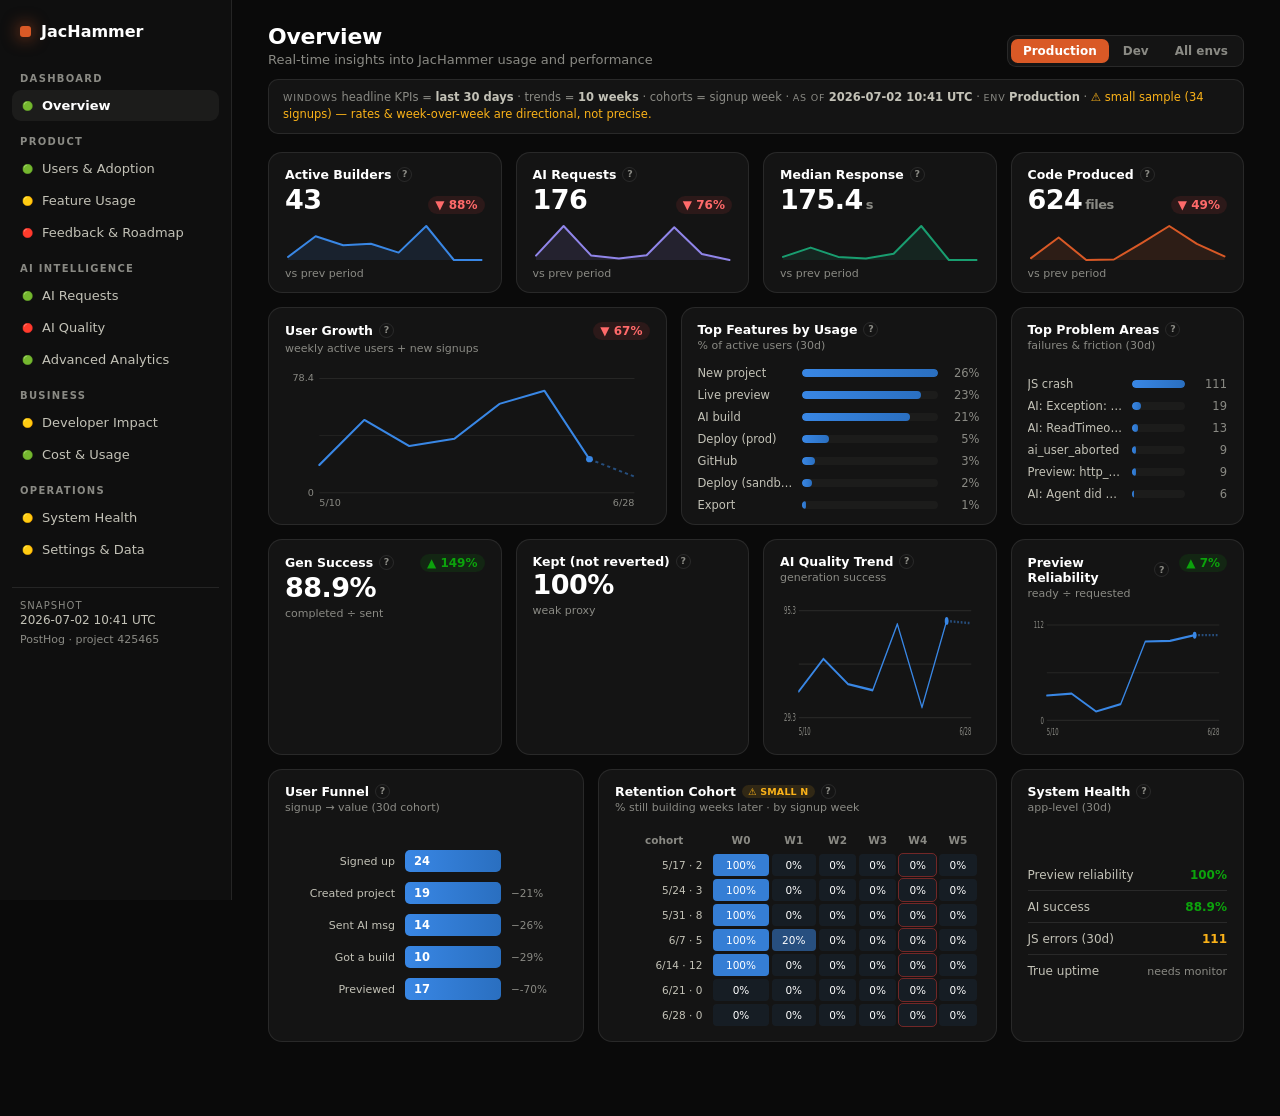
<file: .docs/posthog/prototype/index.html>
<!DOCTYPE html>
<html lang="en">
<head>
<meta charset="utf-8">
<meta name="viewport" content="width=device-width, initial-scale=1">
<title>JacHammer · Dashboard</title>
<style>
  :root{
    --plane:#0a0a0a; --surface:#141414; --surface-2:#1c1c1b; --sidebar:#0f0f0f;
    --ink:#ffffff; --ink-2:#c3c2b7; --muted:#8a8a84;
    --grid:#262625; --axis:#383835; --border:rgba(255,255,255,.09);
    --series:#3987e5; --accent:#d95926;
    --good:#0ca30c; --warning:#fab219; --critical:#d03b3b; --r:14px;
  }
  *{box-sizing:border-box}
  html,body{margin:0;background:var(--plane);color:var(--ink);font-family:system-ui,-apple-system,"Segoe UI",sans-serif;font-size:14px;-webkit-font-smoothing:antialiased}
  a{color:inherit;text-decoration:none}
  code{background:var(--surface-2);padding:1px 5px;border-radius:4px;font-size:12px}

  .app{display:flex;min-height:100vh}
  /* sidebar */
  #sidebar{width:232px;flex:none;background:var(--sidebar);border-right:1px solid var(--border);padding:18px 12px;position:sticky;top:0;height:100vh;overflow-y:auto}
  .logo{display:flex;align-items:center;gap:10px;font-weight:700;font-size:16px;padding:4px 8px 18px}
  .logo .dot{width:11px;height:11px;border-radius:3px;background:var(--accent);box-shadow:0 0 16px 2px rgba(217,89,38,.5)}
  .navgroup{font-size:10px;letter-spacing:.13em;text-transform:uppercase;color:var(--muted);font-weight:700;padding:14px 8px 6px}
  .navitem{display:flex;align-items:center;gap:9px;padding:8px 10px;border-radius:9px;color:var(--ink-2);font-size:13px;margin-bottom:1px}
  .navitem:hover{background:var(--surface)}
  .navitem.on{background:var(--surface-2);color:var(--ink);font-weight:600}
  .navitem .rd{font-size:9px;filter:saturate(1.2)}
  .sidefoot{margin-top:22px;padding:12px 8px;border-top:1px solid var(--border);color:var(--muted);font-size:11px}
  .sidefoot .plan{font-size:10px;letter-spacing:.1em;text-transform:uppercase}
  .sidefoot .planv{color:var(--ink-2);font-size:12px;margin-top:2px}

  /* main */
  .main{flex:1;min-width:0;padding:24px clamp(16px,3vw,36px) 60px}
  .topbar{display:flex;align-items:flex-end;justify-content:space-between;gap:16px;flex-wrap:wrap;margin-bottom:20px}
  #ptitle{font-size:22px;font-weight:700;margin:0;letter-spacing:-.01em}
  #psub{color:var(--muted);font-size:13px;margin-top:3px}
  .daterange{display:flex;gap:8px;align-items:center}
  .pill{background:var(--surface);border:1px solid var(--border);border-radius:9px;padding:8px 12px;font-size:12px;color:var(--ink-2)}
  .pill .lo{color:var(--muted)}
  .envswitch{display:inline-flex;background:var(--surface);border:1px solid var(--border);border-radius:9px;padding:3px;gap:2px}
  .envpill{background:transparent;border:0;color:var(--muted);font:inherit;font-size:12px;font-weight:600;padding:5px 12px;border-radius:7px;cursor:pointer}
  .envpill:hover{color:var(--ink-2)}
  .envpill.on{background:var(--accent);color:#fff}
  #pmeta{font-size:11.5px;color:var(--muted);margin:-8px 0 18px;padding:9px 14px;background:var(--surface);border:1px solid var(--border);border-radius:10px;line-height:1.5}
  #pmeta b{color:var(--ink-2);font-weight:600}
  #pmeta .mkpi{text-transform:uppercase;letter-spacing:.08em;font-size:9.5px;color:var(--muted)}
  #pmeta .mnote{color:var(--warning)}
  .early{display:inline-flex;align-items:center;gap:3px;font-size:9.5px;font-weight:700;color:var(--warning);background:rgba(250,178,25,.12);border-radius:20px;padding:1px 6px;letter-spacing:.02em;text-transform:uppercase}

  /* grid + cards */
  .grid{display:grid;gap:14px;grid-template-columns:repeat(12,1fr);align-items:stretch;margin-bottom:14px}
  .col-3{grid-column:span 3}.col-4{grid-column:span 4}.col-5{grid-column:span 5}.col-6{grid-column:span 6}.col-12{grid-column:span 12}
  @media(max-width:1050px){.col-3{grid-column:span 6}.col-4,.col-5{grid-column:span 6}}
  @media(max-width:620px){.grid>*{grid-column:span 12 !important}}
  .card{background:var(--surface);border:1px solid var(--border);border-radius:var(--r);padding:14px 16px 12px;display:flex;flex-direction:column;min-width:0}
  .card .h{display:flex;align-items:baseline;justify-content:space-between;gap:10px}
  .card .title{font-size:12.5px;color:var(--ink);font-weight:600;display:inline-flex;align-items:center;gap:6px;min-width:0}
  .card .q{font-size:11px;color:var(--muted);margin:2px 0 8px}
  .card .val{font-size:27px;font-weight:700;letter-spacing:-.02em}
  .card .val .u{font-size:13px;color:var(--muted);font-weight:600;margin-left:3px}
  .card .sub{font-size:11px;color:var(--muted);margin-top:4px}
  .kpi .kpirow{display:flex;align-items:baseline;justify-content:space-between;gap:8px;margin-top:2px}
  .qm{flex:none;width:15px;height:15px;border-radius:50%;border:1px solid var(--border);color:var(--muted);font-size:9.5px;font-weight:700;display:inline-flex;align-items:center;justify-content:center;cursor:help;line-height:1;user-select:none}
  .qm:hover{color:var(--ink);border-color:var(--muted)}

  .slope{display:inline-flex;align-items:center;gap:4px;font-size:12px;font-weight:700;padding:2px 7px;border-radius:20px;white-space:nowrap}
  .slope.good{color:var(--good);background:rgba(12,163,12,.12)}
  .slope.bad{color:#ff6a6a;background:rgba(208,59,59,.12)}
  .slope.flat{color:var(--warning);background:rgba(250,178,25,.12)}

  svg.chart{width:100%;height:100%;display:block;overflow:visible}
  .chartbox{flex:1 1 auto;min-height:130px;position:relative;margin-top:4px}
  .chartbox>svg.chart{position:absolute;inset:0}
  svg text{fill:var(--muted);font-size:9px;font-family:inherit}
  svg.spark{width:100%;height:40px;display:block;margin-top:8px}
  .legend{display:flex;gap:14px;flex-wrap:wrap;font-size:11px;color:var(--ink-2);margin-top:8px}
  .legend i{display:inline-block;width:10px;height:10px;border-radius:3px;margin-right:5px;vertical-align:-1px}

  .hbars{display:flex;flex-direction:column;gap:8px;flex:1;justify-content:center;margin-top:6px}
  .hbar{display:flex;align-items:center;gap:8px;font-size:11.5px}
  .hbar .hbl{width:96px;flex:none;color:var(--ink-2);white-space:nowrap;overflow:hidden;text-overflow:ellipsis}
  .hbar .hbt{flex:1;height:8px;background:var(--surface-2);border-radius:5px;overflow:hidden}
  .hbar .hbt i{display:block;height:100%;background:linear-gradient(90deg,var(--series),#2a6fc0);border-radius:5px}
  .hbar .hbv{width:34px;flex:none;text-align:right;color:var(--muted);font-variant-numeric:tabular-nums}

  .funnel{flex:1;display:flex;flex-direction:column;justify-content:center}
  .funnel .row{display:flex;align-items:center;gap:10px;margin:5px 0}
  .funnel .bar{height:22px;border-radius:5px;background:linear-gradient(90deg,var(--series),#2a6fc0);display:flex;align-items:center;padding-left:9px;color:#fff;font-size:11.5px;font-weight:600;min-width:34px}
  .funnel .lbl{width:110px;font-size:11px;color:var(--ink-2);flex:none;text-align:right}
  .funnel .drop{font-size:10.5px;color:var(--muted);flex:none;width:56px}

  table.ret{border-collapse:separate;border-spacing:3px;width:100%;margin-top:4px}
  table.ret td,table.ret th{text-align:center;font-size:10.5px;padding:5px 2px;border-radius:4px;font-variant-numeric:tabular-nums}
  table.ret th{color:var(--muted);font-weight:600}
  table.ret td.coh{color:var(--ink-2);text-align:right;padding-right:8px;white-space:nowrap}
  table.ret td.cell{color:var(--ink)}
  table.ret td.w4{outline:1px solid rgba(208,59,59,.5)}

  .mini{display:flex;flex-direction:column;gap:9px;flex:1;justify-content:center;margin-top:4px}
  .mini .mrow{display:flex;align-items:center;justify-content:space-between;font-size:12px;color:var(--ink-2);border-bottom:1px solid var(--border);padding-bottom:8px}
  .mini .mrow:last-child{border:0}
  .mini b{font-variant-numeric:tabular-nums}
  .mini b.ok{color:var(--good)} .mini b.warn{color:var(--warning)} .mini b.muted{color:var(--muted);font-weight:500;font-size:11px}

  .card.banner{display:block;background:linear-gradient(180deg,rgba(57,135,229,.09),transparent);border-color:rgba(57,135,229,.32);font-size:12.5px;color:var(--ink-2);line-height:1.6}
  .card.banner b{color:var(--ink)}
  table.ftbl{width:100%;border-collapse:collapse;margin-top:6px;font-size:12px}
  table.ftbl th{text-align:left;color:var(--muted);font-weight:600;font-size:10.5px;text-transform:uppercase;letter-spacing:.06em;padding:6px 8px;border-bottom:1px solid var(--border)}
  table.ftbl td{padding:7px 8px;border-bottom:1px solid var(--border);color:var(--ink-2);font-variant-numeric:tabular-nums}
  table.ftbl td.ft{color:var(--ink)}
  table.ftbl tr:last-child td{border-bottom:0}
  .notyet{display:flex;flex-direction:column;gap:8px;margin-top:8px;flex:1;justify-content:center}
  .notyet .ny{display:flex;flex-direction:column;gap:1px;border-bottom:1px solid var(--border);padding-bottom:8px}
  .notyet .ny:last-child{border:0}
  .notyet .ny b{font-size:12.5px;color:var(--ink)}
  .notyet .ny span{font-size:11px;color:var(--muted)}

  .stubbadge{display:inline-block;font-size:13px;font-weight:700;padding:5px 12px;border-radius:9px;background:var(--surface-2);border:1px solid var(--border)}
  .stublist{display:grid;grid-template-columns:repeat(2,1fr);gap:8px 20px}
  @media(max-width:760px){.stublist{grid-template-columns:1fr}}
  .stubrow{display:flex;align-items:center;gap:10px;font-size:12.5px;color:var(--ink-2);padding:6px 0;border-bottom:1px solid var(--border)}
  .stubrow .sv{flex:none;width:auto}
  .stubrow .sl{color:var(--ink)}

  #tt{position:fixed;pointer-events:none;z-index:60;background:#000;border:1px solid var(--border);border-radius:8px;padding:6px 9px;font-size:11.5px;color:var(--ink);opacity:0;transition:opacity .08s;box-shadow:0 6px 24px rgba(0,0,0,.5);white-space:nowrap}
  #tt b{color:#fff} #tt .k{color:var(--muted)}
</style>
</head>
<body>
<div id="tt"></div>
<div class="app">
  <aside id="sidebar"></aside>
  <main class="main">
    <div class="topbar">
      <div><h1 id="ptitle">Overview</h1><div id="psub"></div></div>
      <div class="daterange">
        <div id="envswitch" class="envswitch"></div>
      </div>
    </div>
    <div id="pmeta"></div>
    <div id="content"></div>
  </main>
</div>
<script src="data.js"></script>
<script src="app.js"></script>
</body>
</html>
</file>
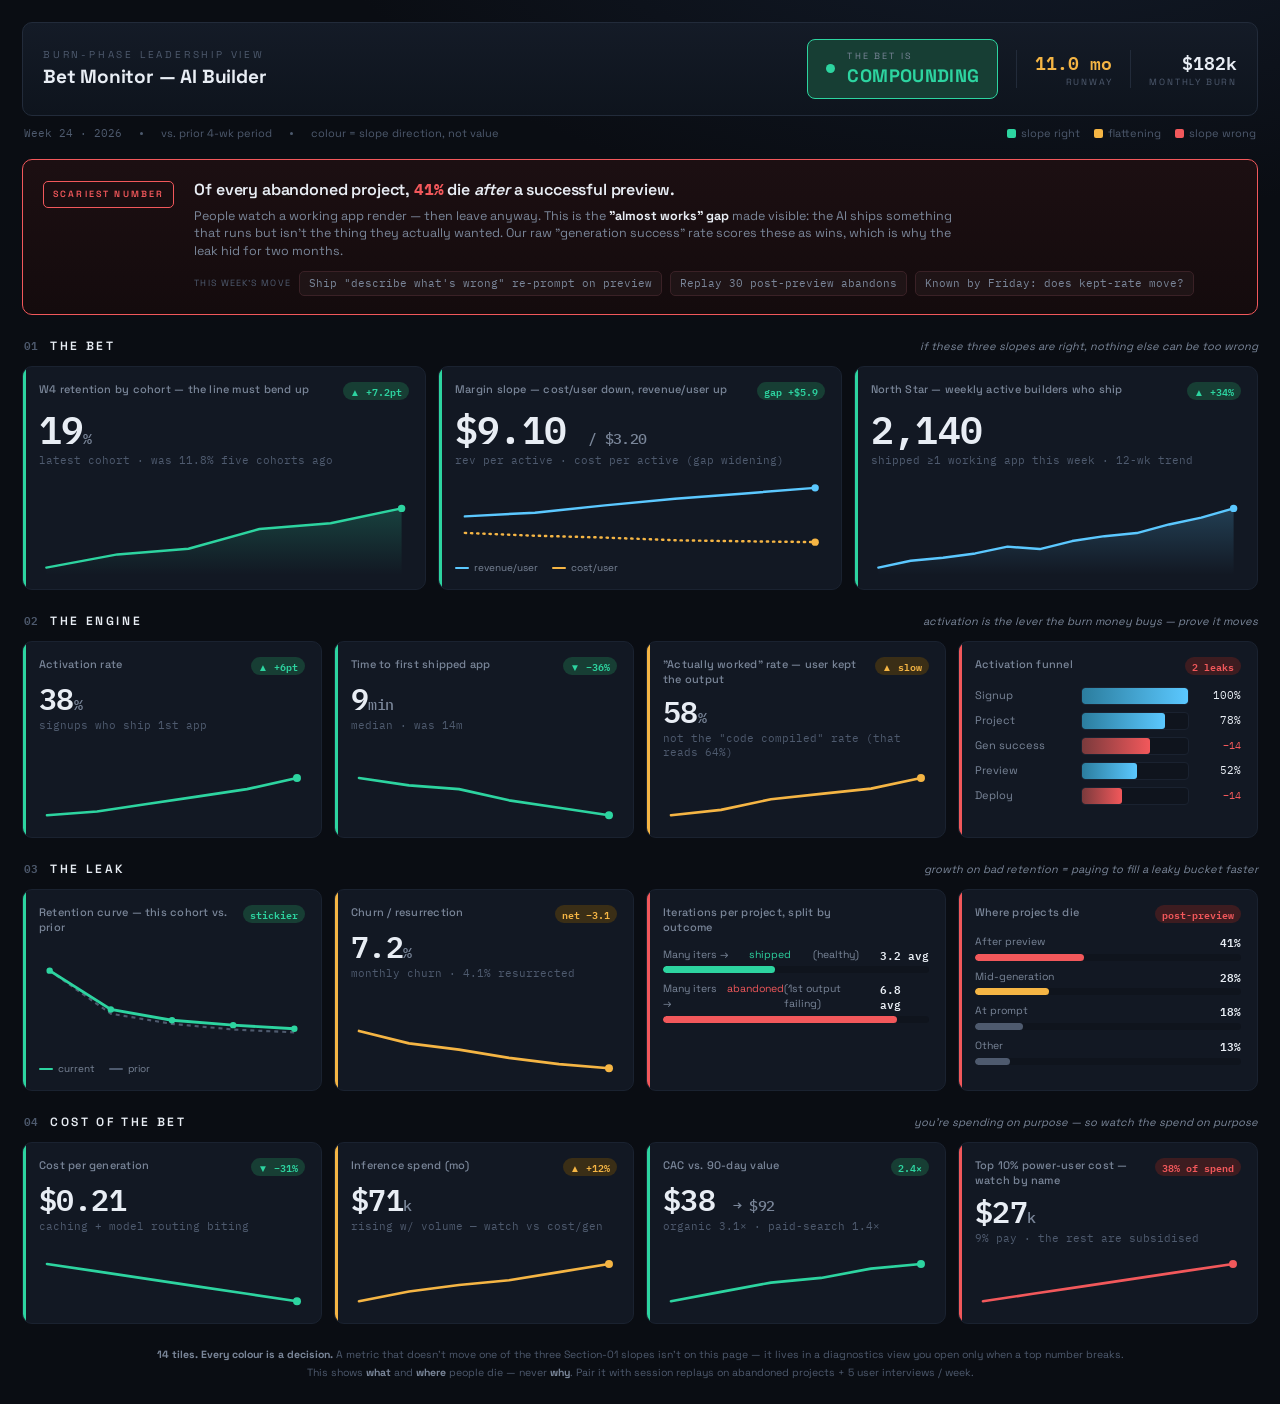
<file: .docs/posthog/bet-monitor.html>
<!DOCTYPE html>
<html lang="en">
<head>
<meta charset="UTF-8">
<meta name="viewport" content="width=device-width, initial-scale=1.0">
<title>Bet Monitor — AI Builder</title>
<link rel="preconnect" href="https://fonts.googleapis.com">
<link rel="preconnect" href="https://fonts.gstatic.com" crossorigin>
<link href="https://fonts.googleapis.com/css2?family=IBM+Plex+Mono:wght@400;500;600;700&family=Space+Grotesk:wght@400;500;600;700&display=swap" rel="stylesheet">
<style>
  :root{
    --ink:#0A0D13;
    --surface:#121823;
    --surface-2:#0F141D;
    --line:#222B3A;
    --line-soft:#1A2230;
    --txt:#E8EDF4;
    --txt-mute:#7A8699;
    --txt-faint:#4E5A6E;
    --alive:#2DD4A0;
    --alive-dim:#173e34;
    --fail:#F2585B;
    --fail-dim:#3d1c20;
    --watch:#F5B544;
    --watch-dim:#3a2e16;
    --data:#5BC8FF;
    --r:10px;
  }
  *{box-sizing:border-box;margin:0;padding:0}
  html{-webkit-text-size-adjust:100%}
  body{
    background:
      radial-gradient(1200px 600px at 80% -10%, #131c2b 0%, transparent 60%),
      var(--ink);
    color:var(--txt);
    font-family:'Space Grotesk',system-ui,sans-serif;
    line-height:1.4;
    padding:22px;
    min-height:100vh;
  }
  .mono{font-family:'IBM Plex Mono',monospace;font-feature-settings:"tnum"}

  /* ---------- TOP VERDICT BAR ---------- */
  .topbar{
    display:flex;align-items:center;gap:18px;flex-wrap:wrap;
    border:1px solid var(--line);background:linear-gradient(180deg,#141b27,#0e141d);
    border-radius:var(--r);padding:16px 20px;margin-bottom:6px;
  }
  .brand{display:flex;flex-direction:column;gap:2px}
  .brand .ey{font-size:10px;letter-spacing:.28em;color:var(--txt-faint);text-transform:uppercase}
  .brand h1{font-size:19px;font-weight:700;letter-spacing:-.01em}
  .verdict{
    display:flex;align-items:center;gap:12px;margin-left:auto;
    padding:10px 18px;border-radius:8px;border:1px solid var(--alive);
    background:var(--alive-dim);
  }
  .verdict .pulse{width:9px;height:9px;border-radius:50%;background:var(--alive);box-shadow:0 0 0 0 var(--alive);animation:p 2.4s infinite}
  @keyframes p{0%{box-shadow:0 0 0 0 rgba(45,212,160,.5)}70%{box-shadow:0 0 0 9px rgba(45,212,160,0)}100%{box-shadow:0 0 0 0 rgba(45,212,160,0)}}
  .verdict .lbl{font-size:9px;letter-spacing:.24em;color:var(--txt-mute);text-transform:uppercase}
  .verdict .word{font-size:18px;font-weight:700;color:var(--alive);letter-spacing:.02em}
  .clock{display:flex;flex-direction:column;align-items:flex-end;gap:1px;padding-left:18px;border-left:1px solid var(--line)}
  .clock .v{font-size:18px;font-weight:600}
  .clock .k{font-size:9px;letter-spacing:.2em;color:var(--txt-faint);text-transform:uppercase}
  .clock .v.warn{color:var(--watch)}

  .meta{display:flex;gap:18px;align-items:center;color:var(--txt-faint);font-size:11px;margin:10px 2px 18px}
  .meta .dot{width:3px;height:3px;border-radius:50%;background:var(--txt-faint)}
  .legend{display:flex;gap:14px;margin-left:auto}
  .legend span{display:flex;align-items:center;gap:5px}
  .legend i{width:9px;height:9px;border-radius:2px;display:inline-block}

  /* ---------- SECTION ---------- */
  .section{margin-bottom:22px}
  .shead{display:flex;align-items:baseline;gap:12px;margin-bottom:11px;padding-left:2px}
  .shead .num{font-family:'IBM Plex Mono';font-size:11px;color:var(--txt-faint);font-weight:600}
  .shead h2{font-size:12px;font-weight:600;letter-spacing:.22em;text-transform:uppercase;color:var(--txt)}
  .shead .sub{font-size:11px;color:var(--txt-mute);margin-left:auto;font-style:italic}

  .grid{display:grid;gap:12px}
  .g3{grid-template-columns:repeat(3,1fr)}
  .g4{grid-template-columns:repeat(4,1fr)}
  .g2{grid-template-columns:repeat(2,1fr)}

  /* ---------- TILE ---------- */
  .tile{
    border:1px solid var(--line-soft);background:var(--surface);
    border-radius:var(--r);padding:15px 16px 14px;position:relative;overflow:hidden;
    display:flex;flex-direction:column;min-height:118px;
  }
  .tile.hero{min-height:178px}
  .tile .edge{position:absolute;left:0;top:0;bottom:0;width:3px}
  .tile.s-alive .edge{background:var(--alive)}
  .tile.s-watch .edge{background:var(--watch)}
  .tile.s-fail .edge{background:var(--fail)}
  .t-top{display:flex;justify-content:space-between;align-items:flex-start;gap:8px}
  .t-name{font-size:11px;color:var(--txt-mute);font-weight:500;letter-spacing:.02em;max-width:78%}
  .slope-pill{font-family:'IBM Plex Mono';font-size:10px;font-weight:600;padding:2px 7px;border-radius:20px;white-space:nowrap}
  .sp-alive{color:var(--alive);background:var(--alive-dim)}
  .sp-watch{color:var(--watch);background:var(--watch-dim)}
  .sp-fail{color:var(--fail);background:var(--fail-dim)}
  .t-val{font-family:'IBM Plex Mono';font-weight:600;font-size:30px;letter-spacing:-.02em;margin-top:8px;line-height:1}
  .tile.hero .t-val{font-size:38px;margin-top:10px}
  .t-val .u{font-size:15px;color:var(--txt-mute);font-weight:500}
  .t-sub{font-size:10.5px;color:var(--txt-faint);margin-top:5px;font-family:'IBM Plex Mono'}
  .t-spark{margin-top:auto;padding-top:10px}
  svg{display:block;width:100%;overflow:visible}

  /* funnel */
  .funnel{display:flex;flex-direction:column;gap:7px;margin-top:12px}
  .frow{display:grid;grid-template-columns:96px 1fr 42px;align-items:center;gap:10px;font-size:11px}
  .frow .fl{color:var(--txt-mute)}
  .fbar{height:18px;background:var(--surface-2);border-radius:4px;overflow:hidden;position:relative;border:1px solid var(--line-soft)}
  .fbar i{position:absolute;left:0;top:0;bottom:0;border-radius:3px;background:linear-gradient(90deg,#2b7d9e,#5BC8FF)}
  .fbar.drop i{background:linear-gradient(90deg,#7a3a3c,#F2585B)}
  .fpct{font-family:'IBM Plex Mono';text-align:right;font-size:11px}
  .fdrop{font-family:'IBM Plex Mono';font-size:9.5px;color:var(--fail);text-align:right}

  /* split bars (iterations / where-die) */
  .split{display:flex;flex-direction:column;gap:9px;margin-top:12px}
  .srow{display:flex;flex-direction:column;gap:4px}
  .srow .sl{display:flex;justify-content:space-between;font-size:10.5px;color:var(--txt-mute)}
  .srow .sl b{font-family:'IBM Plex Mono';color:var(--txt);font-weight:600}
  .strack{height:7px;border-radius:4px;background:var(--surface-2);overflow:hidden}
  .strack i{display:block;height:100%;border-radius:4px}

  /* dual legend inside tile */
  .dleg{display:flex;gap:14px;margin-top:9px;font-size:10px;color:var(--txt-mute)}
  .dleg span{display:flex;align-items:center;gap:5px}
  .dleg i{width:14px;height:2px;display:inline-block;border-radius:2px}

  /* ---------- SCARIEST ---------- */
  .scary{
    border:1px solid var(--fail);border-radius:var(--r);
    background:linear-gradient(180deg,#1c0f12,#140b0d);
    padding:18px 20px;margin-bottom:22px;display:flex;gap:20px;align-items:flex-start;
  }
  .scary .tag{font-size:9px;letter-spacing:.24em;color:var(--fail);text-transform:uppercase;font-weight:600;
    border:1px solid var(--fail);border-radius:5px;padding:6px 9px;white-space:nowrap;margin-top:3px}
  .scary .body h3{font-size:16px;font-weight:600;margin-bottom:6px;letter-spacing:-.01em}
  .scary .body h3 b{color:var(--fail);font-family:'IBM Plex Mono'}
  .scary .body p{font-size:12.5px;color:var(--txt-mute);max-width:760px}
  .scary .body p strong{color:var(--txt)}
  .scary .exp{margin-top:11px;font-size:11px;color:var(--txt-mute);display:flex;gap:8px;flex-wrap:wrap}
  .scary .exp .k{color:var(--txt-faint);text-transform:uppercase;letter-spacing:.12em;font-size:9px;align-self:center}
  .scary .chip{font-size:11px;background:#1f1416;border:1px solid #3a2126;border-radius:5px;padding:4px 9px;font-family:'IBM Plex Mono'}

  .foot{font-size:10.5px;color:var(--txt-faint);text-align:center;margin-top:8px;line-height:1.7}
  .foot b{color:var(--txt-mute)}

  @media(max-width:1000px){.g4{grid-template-columns:repeat(2,1fr)}.g3{grid-template-columns:1fr}}
  @media(max-width:640px){.g4,.g2{grid-template-columns:1fr}.verdict{margin-left:0}.t-val{font-size:26px}}
  @media(prefers-reduced-motion:reduce){.pulse{animation:none}}
</style>
</head>
<body>

  <!-- VERDICT BAR -->
  <div class="topbar">
    <div class="brand">
      <span class="ey">Burn-phase leadership view</span>
      <h1>Bet Monitor — AI Builder</h1>
    </div>
    <div class="verdict">
      <span class="pulse"></span>
      <div>
        <div class="lbl">The bet is</div>
        <div class="word">COMPOUNDING</div>
      </div>
    </div>
    <div class="clock">
      <span class="v warn mono">11.0 mo</span>
      <span class="k">Runway</span>
    </div>
    <div class="clock">
      <span class="v mono">$182k</span>
      <span class="k">Monthly burn</span>
    </div>
  </div>

  <div class="meta">
    <span class="mono">Week 24 · 2026</span><i class="dot"></i>
    <span>vs. prior 4-wk period</span><i class="dot"></i>
    <span>colour = slope direction, not value</span>
    <div class="legend">
      <span><i style="background:var(--alive)"></i>slope right</span>
      <span><i style="background:var(--watch)"></i>flattening</span>
      <span><i style="background:var(--fail)"></i>slope wrong</span>
    </div>
  </div>

  <!-- SCARIEST NUMBER -->
  <div class="scary">
    <span class="tag">Scariest number</span>
    <div class="body">
      <h3>Of every abandoned project, <b>41%</b> die <em>after</em> a successful preview.</h3>
      <p>People watch a working app render — then leave anyway. This is the <strong>"almost works" gap</strong> made visible: the AI ships something that runs but isn't the thing they actually wanted. Our raw "generation success" rate scores these as wins, which is why the leak hid for two months.</p>
      <div class="exp">
        <span class="k">This week's move</span>
        <span class="chip">Ship "describe what's wrong" re-prompt on preview</span>
        <span class="chip">Replay 30 post-preview abandons</span>
        <span class="chip">Known by Friday: does kept-rate move?</span>
      </div>
    </div>
  </div>

  <!-- SECTION 1: THE BET -->
  <div class="section">
    <div class="shead"><span class="num">01</span><h2>The Bet</h2><span class="sub">if these three slopes are right, nothing else can be too wrong</span></div>
    <div class="grid g3">

      <div class="tile hero s-alive">
        <span class="edge"></span>
        <div class="t-top"><span class="t-name">W4 retention by cohort — the line must bend up</span><span class="slope-pill sp-alive">▲ +7.2pt</span></div>
        <div class="t-val">19<span class="u">%</span></div>
        <div class="t-sub">latest cohort · was 11.8% five cohorts ago</div>
        <div class="t-spark"><svg viewBox="0 0 300 60" data-spark="11.8,13.4,14.1,16.5,17.2,19.0" data-color="alive" data-fill="1"></svg></div>
      </div>

      <div class="tile hero s-alive">
        <span class="edge"></span>
        <div class="t-top"><span class="t-name">Margin slope — cost/user down, revenue/user up</span><span class="slope-pill sp-alive">gap +$5.9</span></div>
        <div class="t-val">$9.10 <span class="u">/ $3.20</span></div>
        <div class="t-sub">rev per active · cost per active (gap widening)</div>
        <div class="t-spark"><svg viewBox="0 0 300 60"
            data-dual-a="6.0,6.4,7.2,7.9,8.5,9.1" data-dual-b="4.2,3.9,3.7,3.4,3.3,3.2"></svg></div>
        <div class="dleg"><span><i style="background:var(--data)"></i>revenue/user</span><span><i style="background:var(--watch)"></i>cost/user</span></div>
      </div>

      <div class="tile hero s-alive">
        <span class="edge"></span>
        <div class="t-top"><span class="t-name">North Star — weekly active builders who ship</span><span class="slope-pill sp-alive">▲ +34%</span></div>
        <div class="t-val">2,140</div>
        <div class="t-sub">shipped ≥1 working app this week · 12-wk trend</div>
        <div class="t-spark"><svg viewBox="0 0 300 60" data-spark="1180,1290,1340,1410,1520,1480,1610,1690,1740,1880,1990,2140" data-color="data" data-fill="1"></svg></div>
      </div>

    </div>
  </div>

  <!-- SECTION 2: THE ENGINE -->
  <div class="section">
    <div class="shead"><span class="num">02</span><h2>The Engine</h2><span class="sub">activation is the lever the burn money buys — prove it moves</span></div>
    <div class="grid g4">

      <div class="tile s-alive">
        <span class="edge"></span>
        <div class="t-top"><span class="t-name">Activation rate</span><span class="slope-pill sp-alive">▲ +6pt</span></div>
        <div class="t-val">38<span class="u">%</span></div>
        <div class="t-sub">signups who ship 1st app</div>
        <div class="t-spark"><svg viewBox="0 0 200 40" data-spark="28,29,31,33,35,38" data-color="alive"></svg></div>
      </div>

      <div class="tile s-alive">
        <span class="edge"></span>
        <div class="t-top"><span class="t-name">Time to first shipped app</span><span class="slope-pill sp-alive">▼ −36%</span></div>
        <div class="t-val">9<span class="u">min</span></div>
        <div class="t-sub">median · was 14m</div>
        <div class="t-spark"><svg viewBox="0 0 200 40" data-spark="14,13,12.5,11,10,9" data-color="alive"></svg></div>
      </div>

      <div class="tile s-watch" style="grid-row:span 1">
        <span class="edge"></span>
        <div class="t-top"><span class="t-name">"Actually worked" rate — user kept the output</span><span class="slope-pill sp-watch">▲ slow</span></div>
        <div class="t-val">58<span class="u">%</span></div>
        <div class="t-sub">not the "code compiled" rate (that reads 64%)</div>
        <div class="t-spark"><svg viewBox="0 0 200 40" data-spark="51,52,54,55,56,58" data-color="watch"></svg></div>
      </div>

      <div class="tile s-fail">
        <span class="edge"></span>
        <div class="t-top"><span class="t-name">Activation funnel</span><span class="slope-pill sp-fail">2 leaks</span></div>
        <div class="funnel">
          <div class="frow"><span class="fl">Signup</span><div class="fbar"><i style="width:100%"></i></div><span class="fpct">100%</span></div>
          <div class="frow"><span class="fl">Project</span><div class="fbar"><i style="width:78%"></i></div><span class="fpct">78%</span></div>
          <div class="frow"><span class="fl">Gen success</span><div class="fbar drop"><i style="width:64%"></i></div><span class="fdrop">−14</span></div>
          <div class="frow"><span class="fl">Preview</span><div class="fbar"><i style="width:52%"></i></div><span class="fpct">52%</span></div>
          <div class="frow"><span class="fl">Deploy</span><div class="fbar drop"><i style="width:38%"></i></div><span class="fdrop">−14</span></div>
        </div>
      </div>

    </div>
  </div>

  <!-- SECTION 3: THE LEAK -->
  <div class="section">
    <div class="shead"><span class="num">03</span><h2>The Leak</h2><span class="sub">growth on bad retention = paying to fill a leaky bucket faster</span></div>
    <div class="grid g4">

      <div class="tile s-alive">
        <span class="edge"></span>
        <div class="t-top"><span class="t-name">Retention curve — this cohort vs. prior</span><span class="slope-pill sp-alive">stickier</span></div>
        <div class="t-spark" style="margin-top:14px">
          <svg viewBox="0 0 200 70"
            data-curve-a="100,46,31,24,19" data-curve-b="100,40,26,18,14"></svg>
        </div>
        <div class="dleg"><span><i style="background:var(--alive)"></i>current</span><span><i style="background:var(--txt-faint)"></i>prior</span></div>
      </div>

      <div class="tile s-watch">
        <span class="edge"></span>
        <div class="t-top"><span class="t-name">Churn / resurrection</span><span class="slope-pill sp-watch">net −3.1</span></div>
        <div class="t-val">7.2<span class="u">%</span></div>
        <div class="t-sub">monthly churn · 4.1% resurrected</div>
        <div class="t-spark"><svg viewBox="0 0 200 40" data-spark="9.0,8.4,8.1,7.7,7.4,7.2" data-color="watch"></svg></div>
      </div>

      <div class="tile s-fail">
        <span class="edge"></span>
        <div class="t-top"><span class="t-name">Iterations per project, split by outcome</span></div>
        <div class="split">
          <div class="srow"><div class="sl">Many iters → <span style="color:var(--alive)">shipped</span> (healthy)<b>3.2 avg</b></div><div class="strack"><i style="width:42%;background:var(--alive)"></i></div></div>
          <div class="srow"><div class="sl">Many iters → <span style="color:var(--fail)">abandoned</span> (1st output failing)<b>6.8 avg</b></div><div class="strack"><i style="width:88%;background:var(--fail)"></i></div></div>
        </div>
      </div>

      <div class="tile s-fail">
        <span class="edge"></span>
        <div class="t-top"><span class="t-name">Where projects die</span><span class="slope-pill sp-fail">post-preview</span></div>
        <div class="split">
          <div class="srow"><div class="sl">After preview <b>41%</b></div><div class="strack"><i style="width:41%;background:var(--fail)"></i></div></div>
          <div class="srow"><div class="sl">Mid-generation <b>28%</b></div><div class="strack"><i style="width:28%;background:var(--watch)"></i></div></div>
          <div class="srow"><div class="sl">At prompt <b>18%</b></div><div class="strack"><i style="width:18%;background:var(--txt-faint)"></i></div></div>
          <div class="srow"><div class="sl">Other <b>13%</b></div><div class="strack"><i style="width:13%;background:var(--txt-faint)"></i></div></div>
        </div>
      </div>

    </div>
  </div>

  <!-- SECTION 4: COST OF THE BET -->
  <div class="section">
    <div class="shead"><span class="num">04</span><h2>Cost of the Bet</h2><span class="sub">you're spending on purpose — so watch the spend on purpose</span></div>
    <div class="grid g4">

      <div class="tile s-alive">
        <span class="edge"></span>
        <div class="t-top"><span class="t-name">Cost per generation</span><span class="slope-pill sp-alive">▼ −31%</span></div>
        <div class="t-val">$0.21</div>
        <div class="t-sub">caching + model routing biting</div>
        <div class="t-spark"><svg viewBox="0 0 200 40" data-spark="0.31,0.29,0.27,0.25,0.23,0.21" data-color="alive"></svg></div>
      </div>

      <div class="tile s-watch">
        <span class="edge"></span>
        <div class="t-top"><span class="t-name">Inference spend (mo)</span><span class="slope-pill sp-watch">▲ +12%</span></div>
        <div class="t-val">$71<span class="u">k</span></div>
        <div class="t-sub">rising w/ volume — watch vs cost/gen</div>
        <div class="t-spark"><svg viewBox="0 0 200 40" data-spark="48,54,58,61,66,71" data-color="watch"></svg></div>
      </div>

      <div class="tile s-alive">
        <span class="edge"></span>
        <div class="t-top"><span class="t-name">CAC vs. 90-day value</span><span class="slope-pill sp-alive">2.4×</span></div>
        <div class="t-val">$38 <span class="u">→ $92</span></div>
        <div class="t-sub">organic 3.1× · paid-search 1.4×</div>
        <div class="t-spark"><svg viewBox="0 0 200 40" data-spark="1.6,1.8,2.0,2.1,2.3,2.4" data-color="alive"></svg></div>
      </div>

      <div class="tile s-fail">
        <span class="edge"></span>
        <div class="t-top"><span class="t-name">Top 10% power-user cost — watch by name</span><span class="slope-pill sp-fail">38% of spend</span></div>
        <div class="t-val">$27<span class="u">k</span></div>
        <div class="t-sub">9% pay · the rest are subsidised</div>
        <div class="t-spark"><svg viewBox="0 0 200 40" data-spark="22,23,24,25,26,27" data-color="fail"></svg></div>
      </div>

    </div>
  </div>

  <p class="foot">
    <b>14 tiles. Every colour is a decision.</b> A metric that doesn't move one of the three Section-01 slopes isn't on this page — it lives in a diagnostics view you open only when a top number breaks.<br>
    This shows <b>what</b> and <b>where</b> people die — never <b>why</b>. Pair it with session replays on abandoned projects + 5 user interviews / week.
  </p>

<script>
  // tiny dependency-free sparkline + chart renderer
  const W=300,H=60;
  function scale(arr,w,h,pad){const mn=Math.min(...arr),mx=Math.max(...arr),r=(mx-mn)||1;
    return arr.map((v,i)=>[pad+ i*(w-2*pad)/(arr.length-1), h-pad-((v-mn)/r)*(h-2*pad)]);}
  function path(pts){return pts.map((p,i)=>(i?'L':'M')+p[0].toFixed(1)+' '+p[1].toFixed(1)).join(' ');}
  const C={alive:'#2DD4A0',watch:'#F5B544',fail:'#F2585B',data:'#5BC8FF'};

  document.querySelectorAll('svg[data-spark]').forEach(svg=>{
    const vb=svg.viewBox.baseVal,w=vb.width,h=vb.height;
    const arr=svg.dataset.spark.split(',').map(Number);
    const col=C[svg.dataset.color]||C.data, pts=scale(arr,w,h,6);
    let inner='';
    if(svg.dataset.fill){
      const area=path(pts)+` L ${pts[pts.length-1][0].toFixed(1)} ${h} L ${pts[0][0].toFixed(1)} ${h} Z`;
      const id='g'+Math.random().toString(36).slice(2,7);
      inner+=`<defs><linearGradient id="${id}" x1="0" y1="0" x2="0" y2="1">
        <stop offset="0" stop-color="${col}" stop-opacity=".22"/><stop offset="1" stop-color="${col}" stop-opacity="0"/></linearGradient></defs>
        <path d="${area}" fill="url(#${id})"/>`;
    }
    inner+=`<path d="${path(pts)}" fill="none" stroke="${col}" stroke-width="2" stroke-linecap="round" stroke-linejoin="round"/>`;
    const last=pts[pts.length-1];
    inner+=`<circle cx="${last[0].toFixed(1)}" cy="${last[1].toFixed(1)}" r="3" fill="${col}"/>`;
    svg.innerHTML=inner;
  });

  // dual line (margin)
  document.querySelectorAll('svg[data-dual-a]').forEach(svg=>{
    const vb=svg.viewBox.baseVal,w=vb.width,h=vb.height;
    const a=svg.dataset.dualA.split(',').map(Number), b=svg.dataset.dualB.split(',').map(Number);
    const all=a.concat(b),mn=Math.min(...all),mx=Math.max(...all),r=(mx-mn)||1,pad=8;
    const sc=arr=>arr.map((v,i)=>[pad+i*(w-2*pad)/(arr.length-1),h-pad-((v-mn)/r)*(h-2*pad)]);
    const pa=sc(a),pb=sc(b);
    svg.innerHTML=
      `<path d="${path(pa)}" fill="none" stroke="${C.data}" stroke-width="2" stroke-linecap="round"/>`+
      `<path d="${path(pb)}" fill="none" stroke="${C.watch}" stroke-width="2" stroke-linecap="round" stroke-dasharray="1 4"/>`+
      `<circle cx="${pa[pa.length-1][0].toFixed(1)}" cy="${pa[pa.length-1][1].toFixed(1)}" r="3" fill="${C.data}"/>`+
      `<circle cx="${pb[pb.length-1][0].toFixed(1)}" cy="${pb[pb.length-1][1].toFixed(1)}" r="3" fill="${C.watch}"/>`;
  });

  // retention curves
  document.querySelectorAll('svg[data-curve-a]').forEach(svg=>{
    const vb=svg.viewBox.baseVal,w=vb.width,h=vb.height,pad=8;
    const a=svg.dataset.curveA.split(',').map(Number),b=svg.dataset.curveB.split(',').map(Number);
    const sc=arr=>arr.map((v,i)=>[pad+i*(w-2*pad)/(arr.length-1),h-pad-(v/100)*(h-2*pad)]);
    const pa=sc(a),pb=sc(b);
    svg.innerHTML=
      `<path d="${path(pb)}" fill="none" stroke="${C.faint||'#4E5A6E'}" stroke-width="1.6" stroke-dasharray="3 3"/>`+
      `<path d="${path(pa)}" fill="none" stroke="${C.alive}" stroke-width="2.2" stroke-linecap="round"/>`+
      pa.map(p=>`<circle cx="${p[0].toFixed(1)}" cy="${p[1].toFixed(1)}" r="2.4" fill="${C.alive}"/>`).join('');
  });
</script>
</body>
</html>
</file>
